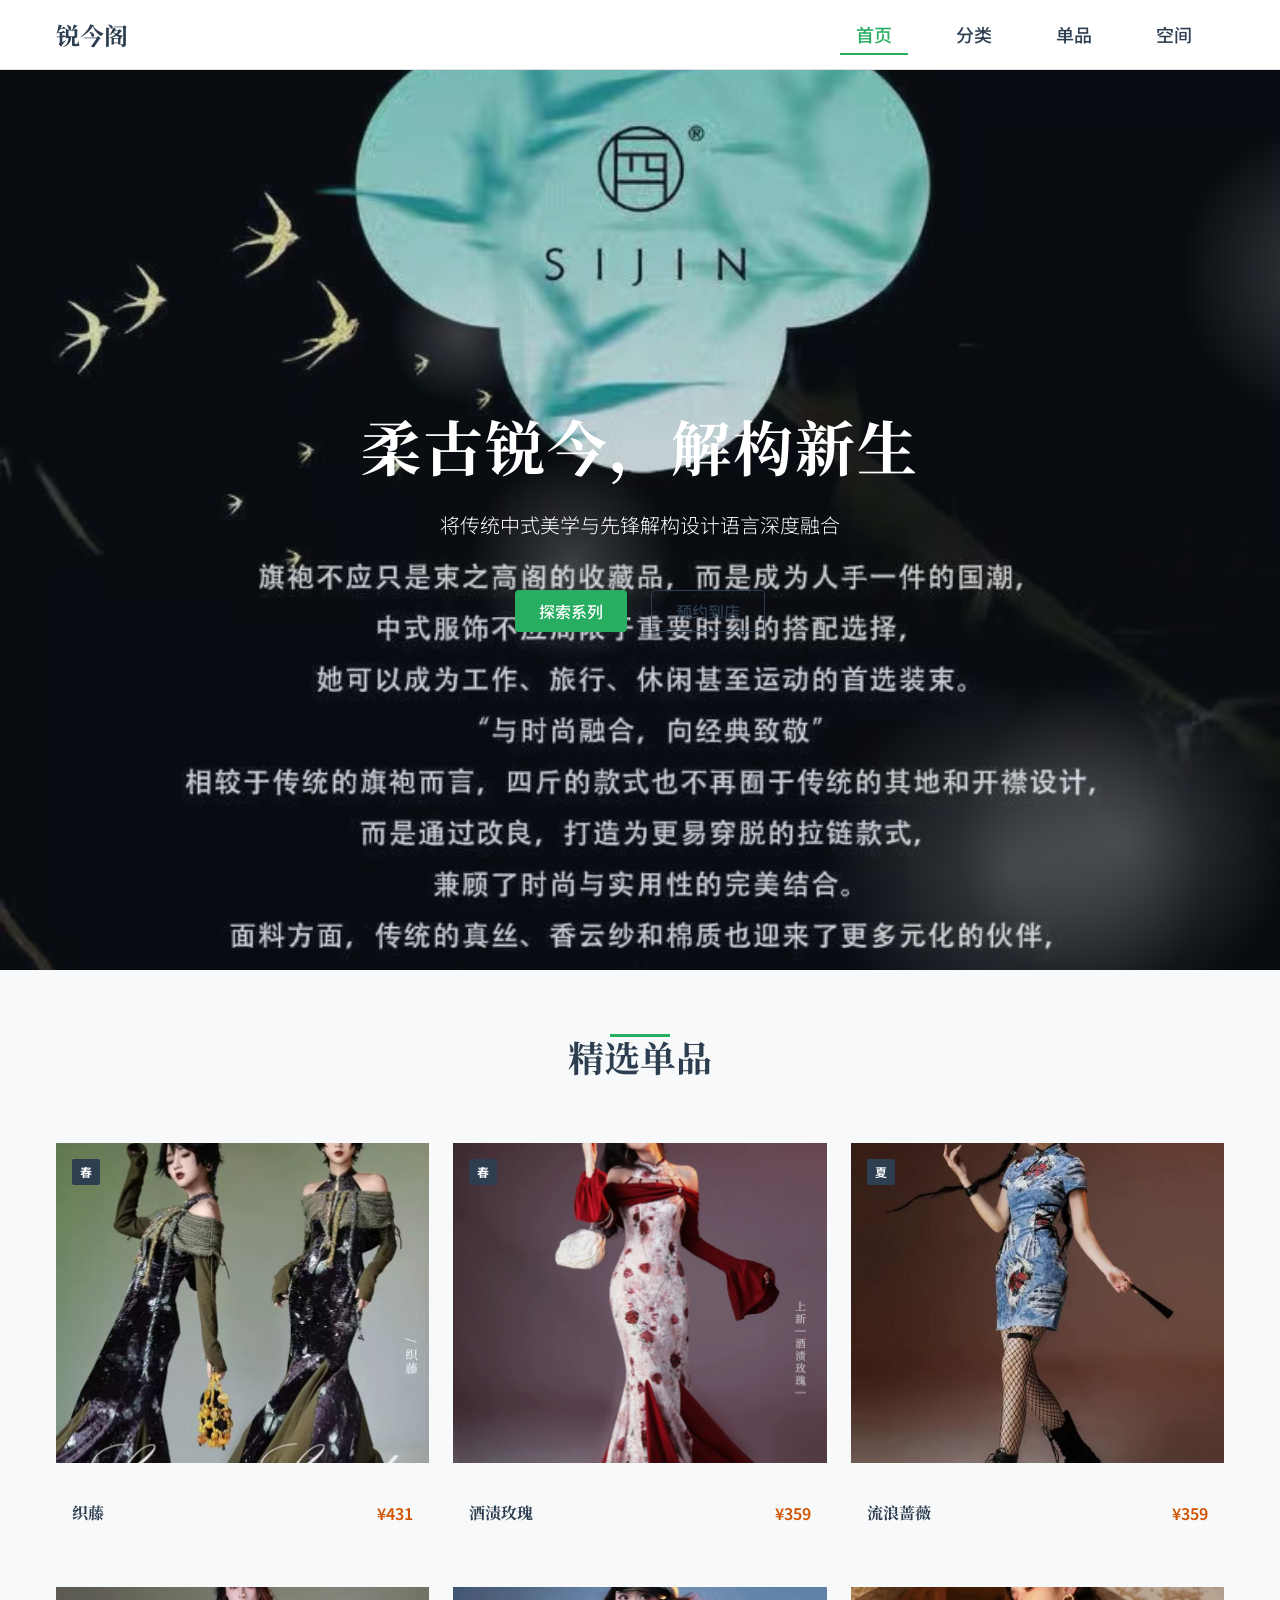
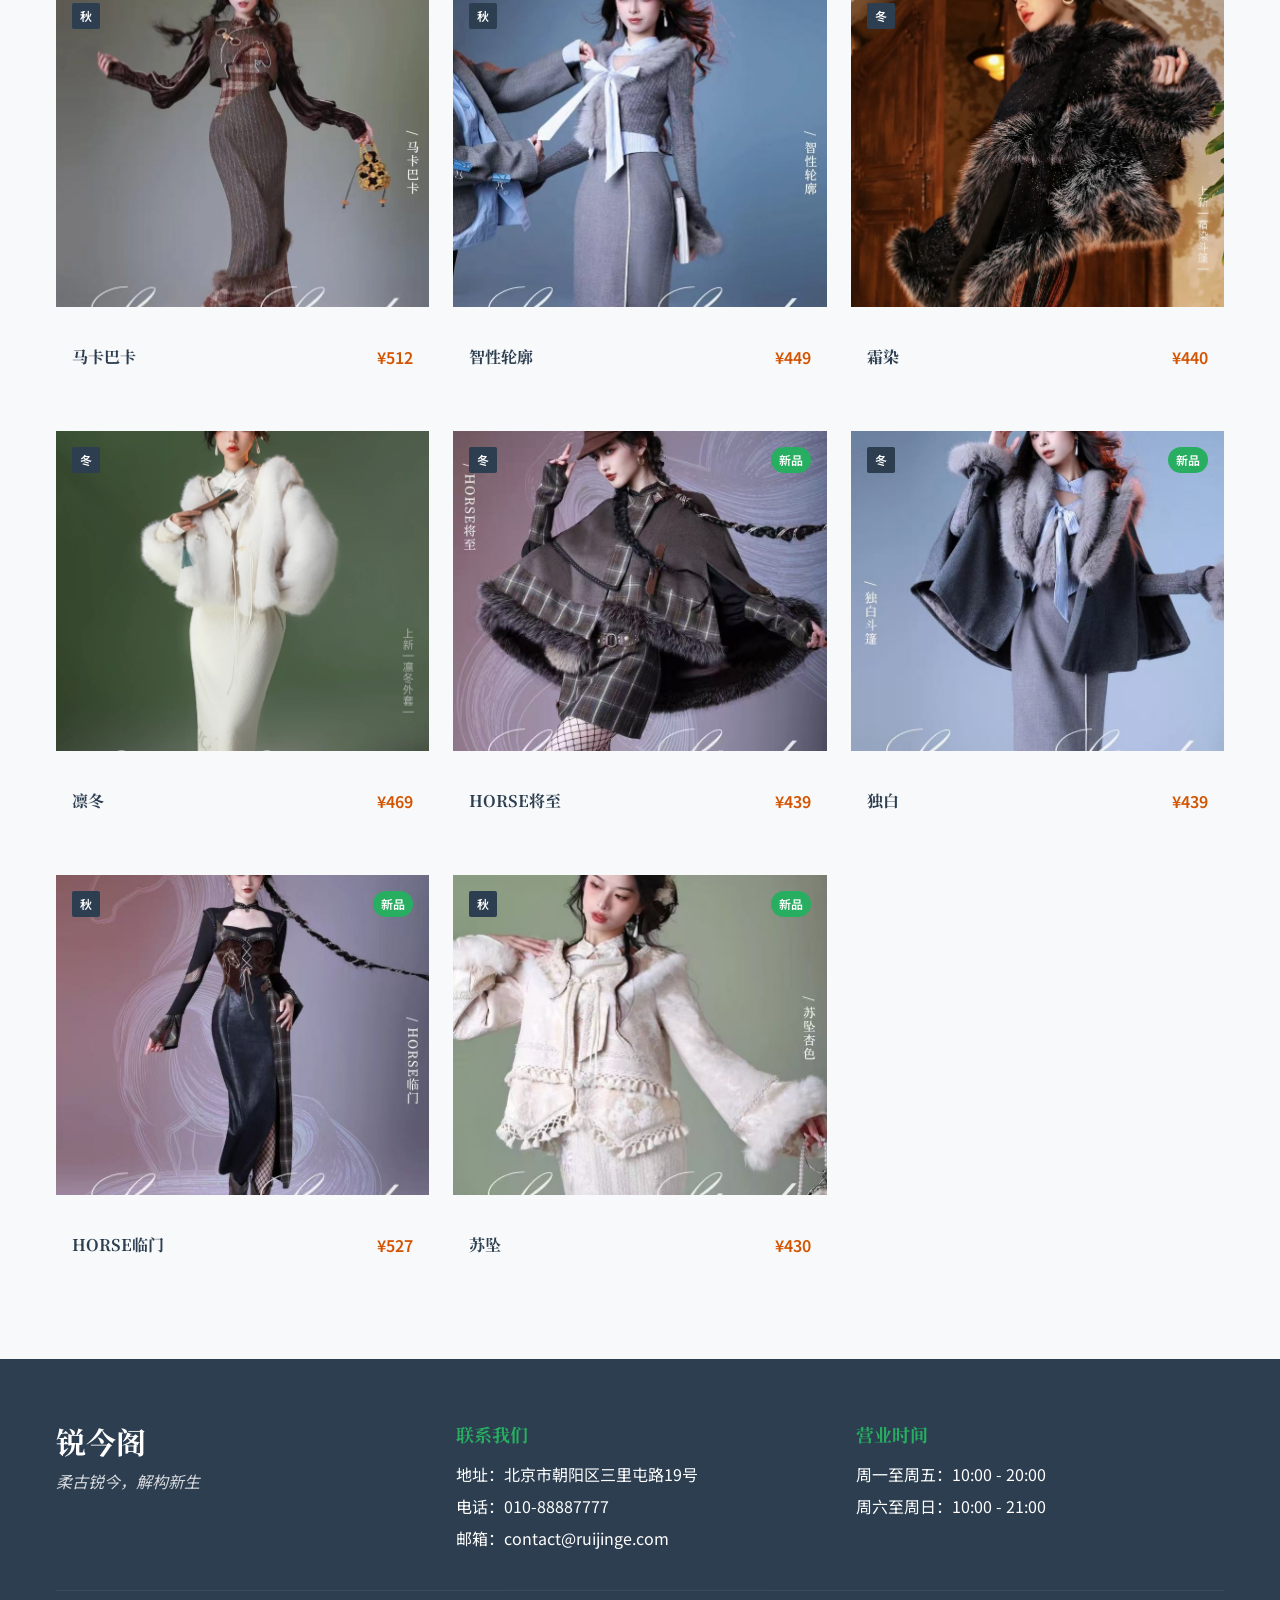
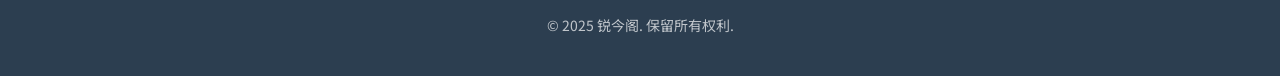
<file: 锐今阁新中式女装买手店网站/锐今阁新中式女装买手店网站/index.html>
<!DOCTYPE html>
<html lang="zh-CN">
<head>
    <meta charset="UTF-8">
    <meta name="viewport" content="width=device-width, initial-scale=1.0">
    <title>锐今阁 - 柔古锐今，解构新生</title>
    <meta name="description" content="锐今阁新中式女装买手店，融合传统中式美学与先锋解构设计语言，呈现"柔古锐今，解构新生"的独特风格。">

    <!-- Open Graph / Facebook -->
    <meta property="og:type" content="website">
    <meta property="og:url" content="">
    <meta property="og:title" content="锐今阁 - 柔古锐今，解构新生">
    <meta property="og:description" content="锐今阁新中式女装买手店，融合传统中式美学与先锋解构设计语言，呈现"柔古锐今，解构新生"的独特风格。">
    <meta property="og:image" content="">

    <!-- Twitter -->
    <meta property="twitter:card" content="summary_large_image">
    <meta property="twitter:url" content="">
    <meta property="twitter:title" content="锐今阁 - 柔古锐今，解构新生">
    <meta property="twitter:description" content="锐今阁新中式女装买手店，融合传统中式美学与先锋解构设计语言，呈现"柔古锐今，解构新生"的独特风格。">
    <meta property="twitter:image" content="">

    <!-- CSS -->
    <link rel="stylesheet" href="css/style.css">
    <link rel="stylesheet" href="css/layout.css">
    <link rel="stylesheet" href="css/components/navigation.css">
    <link rel="stylesheet" href="css/components/button.css">
    <link rel="stylesheet" href="css/components/card.css">
    <link rel="stylesheet" href="css/pages/home.css">

    <!-- Fonts -->
    <link rel="preconnect" href="https://fonts.googleapis.com">
    <link rel="preconnect" href="https://fonts.gstatic.com" crossorigin>
    <link href="https://fonts.googleapis.com/css2?family=Noto+Serif+SC:wght@400;700&family=Noto+Sans+SC:wght@300;400;500;700&display=swap" rel="stylesheet">
</head>
<body>
    <!-- Navigation -->
    <header class="c-navigation">
        <div class="c-navigation__container">
            <div class="c-navigation__brand">
                <a href="index.html" class="c-navigation__logo">锐今阁</a>
            </div>
            <nav class="c-navigation__menu">
                <ul class="c-navigation__list">
                    <li class="c-navigation__item">
                        <a href="index.html" class="c-navigation__link is-active">首页</a>
                    </li>
                    <li class="c-navigation__item">
                        <a href="collection.html" class="c-navigation__link">分类</a>
                    </li>
                    <li class="c-navigation__item">
                        <a href="items.html" class="c-navigation__link">单品</a>
                    </li>
                    <li class="c-navigation__item">
                        <a href="space.html" class="c-navigation__link">空间</a>
                    </li>
                </ul>
            </nav>
            <button class="c-navigation__toggle js-menu-toggle" aria-label="菜单切换">
                <span class="c-navigation__toggle-line"></span>
                <span class="c-navigation__toggle-line"></span>
                <span class="c-navigation__toggle-line"></span>
            </button>
        </div>
    </header>

    <!-- Main Content -->
    <main>
        <!-- Hero Section -->
        <section class="hero">
            <div class="hero__background">
                <div class="hero__ink-effect" style="background-image: url('assets/image/shop/1.jpg');"></div>
            </div>
            <div class="hero__content">
                <h1 class="hero__title">柔古锐今，解构新生</h1>
                <p class="hero__subtitle">将传统中式美学与先锋解构设计语言深度融合</p>
                <div class="hero__actions">
                    <a href="collection.html" class="c-button c-button--primary">探索系列</a>
                    <a href="space.html" class="c-button c-button--outline">预约到店</a>
                </div>
            </div>
        </section>

        <!-- Featured Products Section -->
        <section class="featured-products">
            <div class="container">
                <h2 class="section-title">精选单品</h2>
                <div class="asymmetric-grid js-featured-products">
                    <!-- Products will be dynamically loaded here -->
                </div>
            </div>
        </section>

    </main>

    <!-- Footer -->
    <footer class="footer">
        <div class="container">
            <div class="footer__content">
                <div class="footer__brand">
                    <h3 class="footer__title">锐今阁</h3>
                    <p class="footer__tagline">柔古锐今，解构新生</p>
                </div>
                <div class="footer__contact">
                    <h4 class="footer__heading">联系我们</h4>
                    <p class="footer__info">地址：北京市朝阳区三里屯路19号</p>
                    <p class="footer__info">电话：010-88887777</p>
                    <p class="footer__info">邮箱：contact@ruijinge.com</p>
                </div>
                <div class="footer__hours">
                    <h4 class="footer__heading">营业时间</h4>
                    <p class="footer__info">周一至周五：10:00 - 20:00</p>
                    <p class="footer__info">周六至周日：10:00 - 21:00</p>
                </div>
            </div>
            <div class="footer__copyright">
                <p>&copy; 2025 锐今阁. 保留所有权利.</p>
            </div>
        </div>
    </footer>

    <!-- JavaScript -->
    <!-- 先加载数据 -->
    <script src="js/data/products-data.js"></script>
    <script src="js/data/categories-data.js"></script>
    <!-- 再加载模块 -->
    <script src="js/modules/dataLoader.js"></script>
    <script src="js/modules/navigation.js"></script>
    <script src="js/modules/productCard.js"></script>
    <!-- 最后加载页面脚本 -->
    <script src="js/pages/home.js"></script>
</body>
</html>
</file>
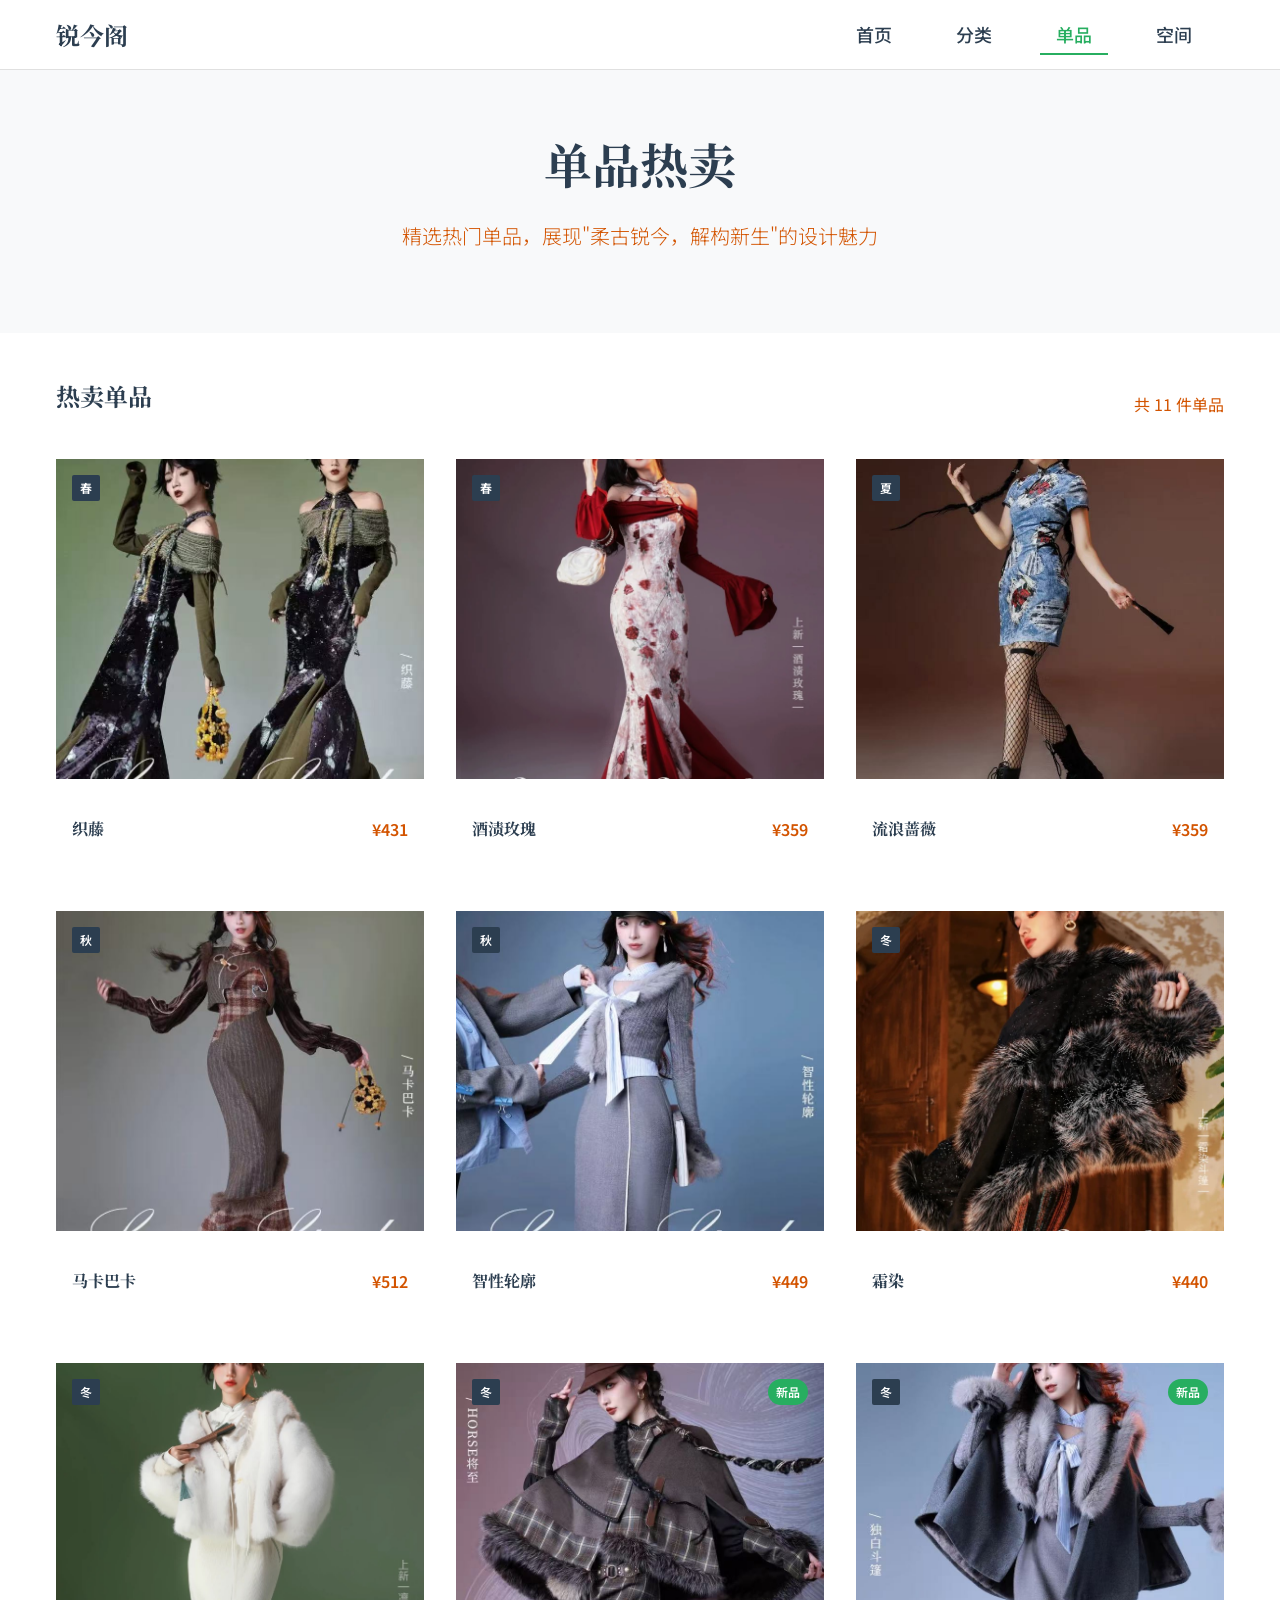
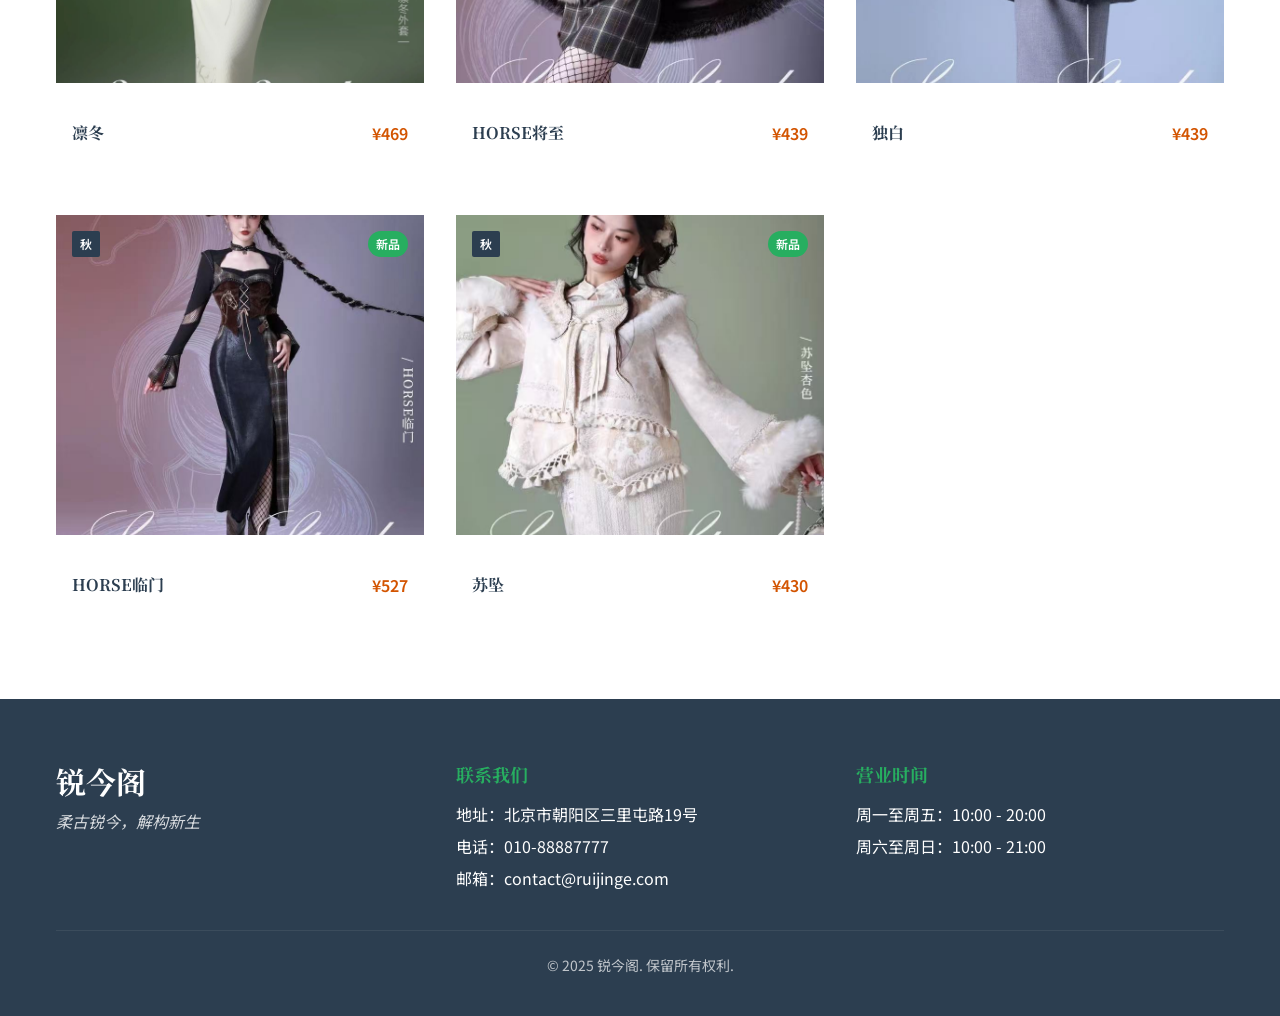
<file: 锐今阁新中式女装买手店网站/锐今阁新中式女装买手店网站/items.html>
<!DOCTYPE html>
<html lang="zh-CN">
<head>
    <meta charset="UTF-8">
    <meta name="viewport" content="width=device-width, initial-scale=1.0">
    <title>锐今阁 - 单品热卖</title>
    <meta name="description" content="锐今阁新中式女装买手店，精选热卖单品，融合传统中式美学与先锋解构设计语言。">

    <!-- CSS -->
    <link rel="stylesheet" href="css/style.css">
    <link rel="stylesheet" href="css/layout.css">
    <link rel="stylesheet" href="css/components/navigation.css">
    <link rel="stylesheet" href="css/components/button.css">
    <link rel="stylesheet" href="css/components/card.css">
    <link rel="stylesheet" href="css/pages/items.css">

    <!-- Fonts -->
    <link rel="preconnect" href="https://fonts.googleapis.com">
    <link rel="preconnect" href="https://fonts.gstatic.com" crossorigin>
    <link href="https://fonts.googleapis.com/css2?family=Noto+Serif+SC:wght@400;700&family=Noto+Sans+SC:wght@300;400;500;700&display=swap" rel="stylesheet">
</head>
<body>
    <!-- Navigation -->
    <header class="c-navigation">
        <div class="c-navigation__container">
            <div class="c-navigation__brand">
                <a href="index.html" class="c-navigation__logo">锐今阁</a>
            </div>
            <nav class="c-navigation__menu">
                <ul class="c-navigation__list">
                    <li class="c-navigation__item">
                        <a href="index.html" class="c-navigation__link">首页</a>
                    </li>
                    <li class="c-navigation__item">
                        <a href="collection.html" class="c-navigation__link">分类</a>
                    </li>
                    <li class="c-navigation__item">
                        <a href="items.html" class="c-navigation__link is-active">单品</a>
                    </li>
                    <li class="c-navigation__item">
                        <a href="space.html" class="c-navigation__link">空间</a>
                    </li>
                </ul>
            </nav>
            <button class="c-navigation__toggle js-menu-toggle" aria-label="菜单切换">
                <span class="c-navigation__toggle-line"></span>
                <span class="c-navigation__toggle-line"></span>
                <span class="c-navigation__toggle-line"></span>
            </button>
        </div>
    </header>

    <!-- Main Content -->
    <main>
        <!-- Hero Section -->
        <section class="items-hero">
            <div class="container">
                <div class="items-hero__content">
                    <h1 class="items-hero__title">单品热卖</h1>
                    <p class="items-hero__subtitle">精选热门单品，展现"柔古锐今，解构新生"的设计魅力</p>
                </div>
            </div>
        </section>

        <!-- Products Grid Section -->
        <section class="items-section">
            <div class="container">
                <div class="items-section__header">
                    <h2 class="items-section__title">热卖单品</h2>
                    <div class="items-section__count js-items-count">
                        共 <span>0</span> 件单品
                    </div>
                </div>

                <div class="items-grid js-items-grid">
                    <!-- Products will be dynamically loaded here -->
                </div>

                <div class="items-section__loading js-items-loading" style="display: none;">
                    <div class="loading-spinner"></div>
                    <p>加载中...</p>
                </div>

                <div class="items-section__no-results js-no-results" style="display: none;">
                    <p>暂无热卖单品</p>
                </div>
            </div>
        </section>
    </main>

    <!-- Footer -->
    <footer class="footer">
        <div class="container">
            <div class="footer__content">
                <div class="footer__brand">
                    <h3 class="footer__title">锐今阁</h3>
                    <p class="footer__tagline">柔古锐今，解构新生</p>
                </div>
                <div class="footer__contact">
                    <h4 class="footer__heading">联系我们</h4>
                    <p class="footer__info">地址：北京市朝阳区三里屯路19号</p>
                    <p class="footer__info">电话：010-88887777</p>
                    <p class="footer__info">邮箱：contact@ruijinge.com</p>
                </div>
                <div class="footer__hours">
                    <h4 class="footer__heading">营业时间</h4>
                    <p class="footer__info">周一至周五：10:00 - 20:00</p>
                    <p class="footer__info">周六至周日：10:00 - 21:00</p>
                </div>
            </div>
            <div class="footer__copyright">
                <p>&copy; 2025 锐今阁. 保留所有权利.</p>
            </div>
        </div>
    </footer>

    <!-- JavaScript -->
    <!-- 先加载数据 -->
    <script src="js/data/products-data.js"></script>
    <script src="js/data/categories-data.js"></script>
    <!-- 再加载模块 -->
    <script src="js/modules/dataLoader.js"></script>
    <script src="js/modules/navigation.js"></script>
    <script src="js/modules/productCard.js"></script>
    <!-- 最后加载页面脚本 -->
    <script src="js/pages/items.js"></script>
</body>
</html>
</file>
<file: 锐今阁新中式女装买手店网站/锐今阁新中式女装买手店网站/css/style.css>
/* CSS Reset */
*,
*::before,
*::after {
    box-sizing: border-box;
    margin: 0;
    padding: 0;
}

/* CSS Variables - Design Tokens */
:root {
    /* ===== 颜色系统 ===== */
    /* 品牌色 - 源于中国传统色彩 */
    --color-primary: #2c3e50;     /* 黛蓝 - 主品牌色 */
    --color-secondary: #d35400;   /* 赭石 - 强调色 */
    --color-accent: #27ae60;      /* 竹青 - 点缀色 */

    /* 中性色 */
    --color-surface: #ffffff;     /* 表面色 */
    --color-background: #f8f9fa;  /* 背景色 */
    --color-border-light: #e0e0e0; /* 边框浅色 */
    --color-border-dark: #b0b0b0;  /* 边框深色 */

    /* 语义色 */
    --color-success: #27ae60;     /* 成功 */
    --color-warning: #f39c12;     /* 警告 */
    --color-error: #e74c3c;       /* 错误 */
    --color-info: #3498db;        /* 信息 */

    /* ===== 字体系统 ===== */
    /* 字体族 */
    --font-heading: 'Noto Serif SC', serif;  /* 书法风格标题 */
    --font-body: 'Noto Sans SC', sans-serif; /* 现代无衬线正文 */

    /* 字体大小 */
    --text-xs: 0.75rem;   /* 12px */
    --text-sm: 0.875rem;  /* 14px */
    --text-base: 1rem;    /* 16px */
    --text-lg: 1.125rem;  /* 18px */
    --text-xl: 1.25rem;   /* 20px */
    --text-2xl: 1.5rem;   /* 24px */
    --text-3xl: 1.875rem; /* 30px */
    --text-4xl: 2.25rem;  /* 36px */
    --text-5xl: 3rem;     /* 48px */
    --text-6xl: 3.75rem;  /* 60px */

    /* 行高 */
    --leading-tight: 1.25;
    --leading-normal: 1.5;
    --leading-relaxed: 1.75;

    /* ===== 间距系统 (8px基准) ===== */
    --spacing-xs: 0.25rem;   /* 4px */
    --spacing-sm: 0.5rem;    /* 8px */
    --spacing-md: 1rem;      /* 16px */
    --spacing-lg: 1.5rem;    /* 24px */
    --spacing-xl: 2rem;      /* 32px */
    --spacing-2xl: 3rem;     /* 48px */
    --spacing-3xl: 4rem;     /* 64px */

    /* ===== 边框半径 ===== */
    --border-radius-sm: 0.125rem;  /* 2px */
    --border-radius-md: 0.25rem;   /* 4px */
    --border-radius-lg: 0.5rem;    /* 8px */
    --border-radius-xl: 1rem;      /* 16px */
    --border-radius-full: 9999px;  /* 完全圆形 */

    /* ===== 阴影系统 ===== */
    --shadow-sm: 0 1px 2px rgba(0, 0, 0, 0.05);
    --shadow-md: 0 4px 6px rgba(0, 0, 0, 0.07);
    --shadow-lg: 0 10px 15px rgba(0, 0, 0, 0.1);
    --shadow-xl: 0 20px 25px rgba(0, 0, 0, 0.15);

    /* ===== 动画与过渡 ===== */
    /* 时长 */
    --duration-fast: 150ms;
    --duration-normal: 300ms;
    --duration-slow: 500ms;
    --duration-very-slow: 1000ms;

    /* 缓动函数 */
    --ease-linear: linear;
    --ease-in: cubic-bezier(0.4, 0, 1, 1);
    --ease-out: cubic-bezier(0, 0, 0.2, 1);
    --ease-in-out: cubic-bezier(0.4, 0, 0.2, 1);

    /* ===== 响应式断点 ===== */
    --breakpoint-sm: 640px;
    --breakpoint-md: 768px;
    --breakpoint-lg: 1024px;
    --breakpoint-xl: 1280px;
    --breakpoint-2xl: 1536px;

    /* ===== 层级 (z-index) ===== */
    --z-dropdown: 1000;
    --z-sticky: 1020;
    --z-fixed: 1030;
    --z-modal-backdrop: 1040;
    --z-modal: 1050;
    --z-popover: 1060;
    --z-tooltip: 1070;
}

/* Base Styles */
html {
    scroll-behavior: smooth;
}

body {
    font-family: var(--font-body);
    font-size: var(--text-base);
    line-height: var(--leading-normal);
    color: var(--color-primary);
    background-color: var(--color-background);
    -webkit-font-smoothing: antialiased;
    -moz-osx-font-smoothing: grayscale;
}

/* Typography */
h1, h2, h3, h4, h5, h6 {
    font-family: var(--font-heading);
    font-weight: 700;
    line-height: var(--leading-tight);
    margin-bottom: var(--spacing-md);
}

h1 {
    font-size: var(--text-5xl);
}

h2 {
    font-size: var(--text-4xl);
}

h3 {
    font-size: var(--text-3xl);
}

h4 {
    font-size: var(--text-2xl);
}

h5 {
    font-size: var(--text-xl);
}

h6 {
    font-size: var(--text-lg);
}

p {
    margin-bottom: var(--spacing-md);
}

a {
    color: var(--color-primary);
    text-decoration: none;
    transition: color var(--duration-fast) var(--ease-out);
}

a:hover {
    color: var(--color-accent);
}

img {
    max-width: 100%;
    height: auto;
}

/* Utility Classes */
.container {
    max-width: 1200px;
    margin: 0 auto;
    padding: 0 var(--spacing-md);
}

.section-title {
    text-align: center;
    margin-bottom: var(--spacing-3xl);
    position: relative;
}

.section-title::after {
    content: '';
    position: absolute;
    bottom: -var(--spacing-md);
    left: 50%;
    transform: translateX(-50%);
    width: 60px;
    height: 3px;
    background-color: var(--color-accent);
}

/* Accessibility */
.sr-only {
    position: absolute;
    width: 1px;
    height: 1px;
    padding: 0;
    margin: -1px;
    overflow: hidden;
    clip: rect(0, 0, 0, 0);
    white-space: nowrap;
    border-width: 0;
}

/* Focus Styles */
*:focus {
    outline: 2px solid var(--color-accent);
    outline-offset: 2px;
}

button:focus,
a:focus {
    outline: none;
}

button:focus-visible,
a:focus-visible {
    outline: 2px solid var(--color-accent);
    outline-offset: 2px;
}
</file>
<file: 锐今阁新中式女装买手店网站/锐今阁新中式女装买手店网站/css/layout.css>
/* Layout Styles */

/* Grid System */
.grid {
    display: grid;
    gap: var(--spacing-md);
}

.grid-cols-1 {
    grid-template-columns: repeat(1, minmax(0, 1fr));
}

.grid-cols-2 {
    grid-template-columns: repeat(2, minmax(0, 1fr));
}

.grid-cols-3 {
    grid-template-columns: repeat(3, minmax(0, 1fr));
}

.grid-cols-4 {
    grid-template-columns: repeat(4, minmax(0, 1fr));
}

/* Flexbox Utilities */
.flex {
    display: flex;
}

.flex-col {
    flex-direction: column;
}

.flex-wrap {
    flex-wrap: wrap;
}

.items-center {
    align-items: center;
}

.items-start {
    align-items: flex-start;
}

.items-end {
    align-items: flex-end;
}

.justify-center {
    justify-content: center;
}

.justify-between {
    justify-content: space-between;
}

.justify-around {
    justify-content: space-around;
}

.justify-start {
    justify-content: flex-start;
}

.justify-end {
    justify-content: flex-end;
}

/* Spacing Utilities */
.p-xs { padding: var(--spacing-xs); }
.p-sm { padding: var(--spacing-sm); }
.p-md { padding: var(--spacing-md); }
.p-lg { padding: var(--spacing-lg); }
.p-xl { padding: var(--spacing-xl); }
.p-2xl { padding: var(--spacing-2xl); }

.px-xs { padding-left: var(--spacing-xs); padding-right: var(--spacing-xs); }
.px-sm { padding-left: var(--spacing-sm); padding-right: var(--spacing-sm); }
.px-md { padding-left: var(--spacing-md); padding-right: var(--spacing-md); }
.px-lg { padding-left: var(--spacing-lg); padding-right: var(--spacing-lg); }
.px-xl { padding-left: var(--spacing-xl); padding-right: var(--spacing-xl); }
.px-2xl { padding-left: var(--spacing-2xl); padding-right: var(--spacing-2xl); }

.py-xs { padding-top: var(--spacing-xs); padding-bottom: var(--spacing-xs); }
.py-sm { padding-top: var(--spacing-sm); padding-bottom: var(--spacing-sm); }
.py-md { padding-top: var(--spacing-md); padding-bottom: var(--spacing-md); }
.py-lg { padding-top: var(--spacing-lg); padding-bottom: var(--spacing-lg); }
.py-xl { padding-top: var(--spacing-xl); padding-bottom: var(--spacing-xl); }
.py-2xl { padding-top: var(--spacing-2xl); padding-bottom: var(--spacing-2xl); }

.m-xs { margin: var(--spacing-xs); }
.m-sm { margin: var(--spacing-sm); }
.m-md { margin: var(--spacing-md); }
.m-lg { margin: var(--spacing-lg); }
.m-xl { margin: var(--spacing-xl); }
.m-2xl { margin: var(--spacing-2xl); }

.mx-xs { margin-left: var(--spacing-xs); margin-right: var(--spacing-xs); }
.mx-sm { margin-left: var(--spacing-sm); margin-right: var(--spacing-sm); }
.mx-md { margin-left: var(--spacing-md); margin-right: var(--spacing-md); }
.mx-lg { margin-left: var(--spacing-lg); margin-right: var(--spacing-lg); }
.mx-xl { margin-left: var(--spacing-xl); margin-right: var(--spacing-xl); }
.mx-2xl { margin-left: var(--spacing-2xl); margin-right: var(--spacing-2xl); }

.my-xs { margin-top: var(--spacing-xs); margin-bottom: var(--spacing-xs); }
.my-sm { margin-top: var(--spacing-sm); margin-bottom: var(--spacing-sm); }
.my-md { margin-top: var(--spacing-md); margin-bottom: var(--spacing-md); }
.my-lg { margin-top: var(--spacing-lg); margin-bottom: var(--spacing-lg); }
.my-xl { margin-top: var(--spacing-xl); margin-bottom: var(--spacing-xl); }
.my-2xl { margin-top: var(--spacing-2xl); margin-bottom: var(--spacing-2xl); }

/* Section Spacing */
.section {
    padding: var(--spacing-3xl) 0;
}

.section-sm {
    padding: var(--spacing-xl) 0;
}

.section-lg {
    padding: var(--spacing-2xl) 0;
}

/* Responsive Utilities */
@media (min-width: 768px) {
    .md\:grid-cols-2 {
        grid-template-columns: repeat(2, minmax(0, 1fr));
    }

    .md\:grid-cols-3 {
        grid-template-columns: repeat(3, minmax(0, 1fr));
    }

    .md\:grid-cols-4 {
        grid-template-columns: repeat(4, minmax(0, 1fr));
    }
}

@media (min-width: 1024px) {
    .lg\:grid-cols-3 {
        grid-template-columns: repeat(3, minmax(0, 1fr));
    }

    .lg\:grid-cols-4 {
        grid-template-columns: repeat(4, minmax(0, 1fr));
    }

    .lg\:grid-cols-5 {
        grid-template-columns: repeat(5, minmax(0, 1fr));
    }
}

/* Asymmetric Grid - Uniform Product Grid */
.asymmetric-grid {
    display: grid;
    grid-template-columns: repeat(auto-fill, minmax(280px, 1fr));
    gap: var(--spacing-lg);
}

@media (min-width: 768px) {
    .asymmetric-grid {
        grid-template-columns: repeat(auto-fill, minmax(280px, 1fr));
    }
}

@media (min-width: 1024px) {
    .asymmetric-grid {
        grid-template-columns: repeat(auto-fill, minmax(280px, 1fr));
    }
}

/* Footer Layout */
.footer {
    background-color: var(--color-primary);
    color: var(--color-surface);
    padding: var(--spacing-3xl) 0 var(--spacing-lg);
}

.footer__content {
    display: grid;
    grid-template-columns: 1fr;
    gap: var(--spacing-xl);
    margin-bottom: var(--spacing-xl);
}

.footer__brand {
    text-align: center;
}

.footer__title {
    color: var(--color-surface);
    margin-bottom: var(--spacing-sm);
}

.footer__tagline {
    font-style: italic;
    opacity: 0.8;
}

.footer__heading {
    font-size: var(--text-lg);
    margin-bottom: var(--spacing-md);
    color: var(--color-accent);
}

.footer__info {
    margin-bottom: var(--spacing-sm);
}

.footer__copyright {
    text-align: center;
    padding-top: var(--spacing-lg);
    border-top: 1px solid rgba(255, 255, 255, 0.1);
    font-size: var(--text-sm);
    opacity: 0.7;
}

@media (min-width: 768px) {
    .footer__content {
        grid-template-columns: repeat(3, 1fr);
    }

    .footer__brand {
        text-align: left;
    }
}
</file>
<file: 锐今阁新中式女装买手店网站/锐今阁新中式女装买手店网站/css/components/navigation.css>
/* Navigation Component */
.c-navigation {
    --nav-bg: rgba(255, 255, 255, 0.9);
    --nav-link-color: var(--color-primary);
    --nav-height: 70px;

    background-color: var(--nav-bg);
    position: sticky;
    top: 0;
    z-index: var(--z-sticky);
    height: var(--nav-height);
    backdrop-filter: blur(10px);
    border-bottom: 1px solid var(--color-border-light);
}

.c-navigation__container {
    max-width: 1200px;
    margin: 0 auto;
    padding: 0 var(--spacing-md);
    height: 100%;
    display: flex;
    align-items: center;
    justify-content: space-between;
}

.c-navigation__brand {
    flex-shrink: 0;
}

.c-navigation__logo {
    font-family: var(--font-heading);
    font-size: var(--text-2xl);
    font-weight: 700;
    color: var(--color-primary);
    text-decoration: none;
}

.c-navigation__menu {
    display: flex;
    align-items: center;
}

.c-navigation__list {
    display: flex;
    list-style: none;
    margin: 0;
    padding: 0;
}

.c-navigation__item {
    margin: 0 var(--spacing-md);
}

.c-navigation__link {
    color: var(--nav-link-color);
    text-decoration: none;
    font-size: var(--text-lg);
    font-weight: 500;
    padding: var(--spacing-sm) var(--spacing-md);
    position: relative;
    overflow: hidden;
    transition: color var(--duration-normal) var(--ease-out);
}

.c-navigation__link::after {
    content: '';
    position: absolute;
    bottom: 0;
    left: 0;
    width: 0;
    height: 2px;
    background-color: var(--color-accent);
    transition: width var(--duration-normal) var(--ease-out);
}

.c-navigation__link:hover,
.c-navigation__link.is-active {
    color: var(--color-accent);
}

.c-navigation__link:hover::after,
.c-navigation__link.is-active::after {
    width: 100%;
}

.c-navigation__toggle {
    display: none;
    background: none;
    border: none;
    cursor: pointer;
    padding: var(--spacing-sm);
    z-index: var(--z-dropdown);
}

.c-navigation__toggle-line {
    display: block;
    width: 24px;
    height: 2px;
    background-color: var(--color-primary);
    margin: 5px 0;
    transition: all var(--duration-normal) var(--ease-out);
}

.c-navigation__toggle.is-active .c-navigation__toggle-line:nth-child(1) {
    transform: rotate(45deg) translate(5px, 5px);
}

.c-navigation__toggle.is-active .c-navigation__toggle-line:nth-child(2) {
    opacity: 0;
}

.c-navigation__toggle.is-active .c-navigation__toggle-line:nth-child(3) {
    transform: rotate(-45deg) translate(7px, -6px);
}

/* Mobile Navigation */
@media (max-width: 767px) {
    .c-navigation__toggle {
        display: block;
    }

    .c-navigation__menu {
        position: fixed;
        top: 0;
        right: -100%;
        width: 80%;
        max-width: 300px;
        height: 100vh;
        background-color: var(--color-surface);
        box-shadow: -5px 0 15px rgba(0, 0, 0, 0.1);
        transition: right var(--duration-normal) var(--ease-out);
        overflow-y: auto;
        z-index: var(--z-dropdown) - 1;
    }

    .c-navigation__menu.is-active {
        right: 0;
    }

    .c-navigation__list {
        flex-direction: column;
        padding: var(--spacing-xl) 0;
    }

    .c-navigation__item {
        margin: 0;
    }

    .c-navigation__link {
        display: block;
        padding: var(--spacing-lg) var(--spacing-xl);
        font-size: var(--text-xl);
    }

    .c-navigation__link::after {
        display: none;
    }

    .c-navigation__link:hover,
    .c-navigation__link.is-active {
        background-color: rgba(39, 174, 96, 0.1);
        color: var(--color-accent);
    }
}

/* Mobile Navigation Overlay */
@media (max-width: 767px) {
    .c-navigation::after {
        content: '';
        position: fixed;
        top: 0;
        left: 0;
        width: 100%;
        height: 100%;
        background-color: rgba(0, 0, 0, 0.5);
        opacity: 0;
        visibility: hidden;
        transition: opacity var(--duration-normal) var(--ease-out), 
                    visibility var(--duration-normal) var(--ease-out);
        z-index: var(--z-dropdown) - 2;
    }

    .c-navigation.is-active::after {
        opacity: 1;
        visibility: visible;
    }
}
</file>
<file: 锐今阁新中式女装买手店网站/锐今阁新中式女装买手店网站/css/components/button.css>
/* Button Component */
.c-button {
    --button-bg: var(--color-primary);
    --button-color: white;
    --button-padding: var(--spacing-sm) var(--spacing-lg);
    --button-border-radius: var(--border-radius-md);
    --button-font-size: var(--text-base);
    --button-font-weight: 500;
    --button-hover-transform: translateY(-2px);
    --button-focus-outline: 2px solid var(--color-accent);

    display: inline-flex;
    align-items: center;
    justify-content: center;
    padding: var(--button-padding);
    background-color: var(--button-bg);
    color: var(--button-color);
    border: none;
    border-radius: var(--button-border-radius);
    font-size: var(--button-font-size);
    font-weight: var(--button-font-weight);
    font-family: var(--font-body);
    cursor: pointer;
    transition: all var(--duration-normal) var(--ease-out);
    text-decoration: none;
    position: relative;
    overflow: hidden;
}

.c-button:focus {
    outline: none;
}

.c-button:focus-visible {
    outline: var(--button-focus-outline);
    outline-offset: 2px;
}

.c-button:hover {
    transform: var(--button-hover-transform);
    box-shadow: var(--shadow-md);
}

.c-button:active {
    transform: translateY(0);
}

/* Button Variants */
.c-button--primary {
    --button-bg: var(--color-accent);
}

.c-button--secondary {
    --button-bg: var(--color-secondary);
}

.c-button--text {
    --button-bg: transparent;
    --button-color: var(--color-primary);
    --button-hover-transform: none;
    padding: var(--spacing-xs) var(--spacing-md);
}

.c-button--text:hover {
    color: var(--color-accent);
    background-color: rgba(39, 174, 96, 0.05);
}

.c-button--outline {
    --button-bg: transparent;
    --button-color: var(--color-primary);
    border: 1px solid var(--color-primary);
}

.c-button--outline:hover {
    --button-bg: var(--color-primary);
    --button-color: white;
}

.c-button--ghost {
    --button-bg: rgba(255, 255, 255, 0.1);
    --button-color: white;
    backdrop-filter: blur(5px);
}

.c-button--ghost:hover {
    --button-bg: rgba(255, 255, 255, 0.2);
}

/* Button Sizes */
.c-button--sm {
    --button-padding: var(--spacing-xs) var(--spacing-md);
    --button-font-size: var(--text-sm);
}

.c-button--lg {
    --button-padding: var(--spacing-md) var(--spacing-xl);
    --button-font-size: var(--text-lg);
}

/* Button with Icon */
.c-button__icon {
    margin-right: var(--spacing-xs);
}

.c-button__icon--right {
    margin-right: 0;
    margin-left: var(--spacing-xs);
}

/* Button Loading State */
.c-button--loading {
    color: transparent;
    pointer-events: none;
}

.c-button--loading::after {
    content: "";
    position: absolute;
    width: 16px;
    height: 16px;
    top: 50%;
    left: 50%;
    margin-left: -8px;
    margin-top: -8px;
    border: 2px solid rgba(255, 255, 255, 0.3);
    border-radius: 50%;
    border-top-color: white;
    animation: spin 1s ease-in-out infinite;
}

@keyframes spin {
    to { transform: rotate(360deg); }
}

/* Button Group */
.c-button-group {
    display: flex;
    flex-wrap: wrap;
    gap: var(--spacing-sm);
}

.c-button-group .c-button {
    margin: 0;
}

/* Deconstructed Button Style */
.c-button--deconstructed {
    --button-border-radius: 0;
    --button-bg: transparent;
    --button-color: var(--color-primary);
    border: none;
    border-bottom: 2px solid var(--color-primary);
    padding-left: 0;
    padding-right: 0;
    position: relative;
    overflow: visible;
}

.c-button--deconstructed::before {
    content: "";
    position: absolute;
    top: 0;
    left: 0;
    width: 100%;
    height: 100%;
    background-color: var(--color-primary);
    transform: scaleX(0);
    transform-origin: left;
    transition: transform var(--duration-normal) var(--ease-out);
    z-index: -1;
}

.c-button--deconstructed:hover {
    color: white;
    transform: none;
}

.c-button--deconstructed:hover::before {
    transform: scaleX(1);
}
</file>
<file: 锐今阁新中式女装买手店网站/锐今阁新中式女装买手店网站/css/components/card.css>
/* Card Component */
.c-card {
    --card-bg: var(--color-surface);
    --card-shadow: var(--shadow-md);
    --card-border-radius: var(--border-radius-lg);
    --card-padding: var(--spacing-md);
    --card-transition: transform var(--duration-normal) var(--ease-out);

    background: var(--card-bg);
    border-radius: var(--card-border-radius);
    box-shadow: var(--card-shadow);
    overflow: hidden;
    transition: var(--card-transition);
}

.c-card--hoverable:hover {
    transform: translateY(-4px);
    box-shadow: var(--shadow-lg);
}

.c-card--elevated {
    --card-shadow: var(--shadow-xl);
}

.c-card--flat {
    --card-shadow: none;
}

.c-card__header {
    padding: var(--card-padding);
    padding-bottom: 0;
}

.c-card__body {
    padding: var(--card-padding);
}

.c-card__footer {
    padding: var(--card-padding);
    padding-top: 0;
    border-top: 1px solid var(--color-border-light);
}

.c-card__title {
    margin-bottom: var(--spacing-sm);
}

.c-card__subtitle {
    color: var(--color-secondary);
    font-size: var(--text-sm);
    margin-bottom: var(--spacing-md);
}

.c-card__text {
    margin-bottom: 0;
}

.c-card__image {
    width: 100%;
    height: auto;
    display: block;
}

.c-card__image-container {
    position: relative;
    overflow: hidden;
}

.c-card__image-container::after {
    content: '';
    position: absolute;
    top: 0;
    left: 0;
    width: 100%;
    height: 100%;
    background: linear-gradient(to bottom, rgba(0,0,0,0) 70%, rgba(0,0,0,0.5) 100%);
    opacity: 0;
    transition: opacity var(--duration-normal) var(--ease-out);
}

.c-card:hover .c-card__image-container::after {
    opacity: 1;
}

.c-card__tag {
    position: absolute;
    top: var(--spacing-md);
    right: var(--spacing-md);
    background-color: var(--color-accent);
    color: white;
    padding: var(--spacing-xs) var(--spacing-sm);
    border-radius: var(--border-radius-full);
    font-size: var(--text-xs);
    font-weight: 600;
    z-index: 1;
}

/* Product Card Variant */
.c-product-card {
    position: relative;
    overflow: hidden;
    width: 100%;
    height: 420px;
    display: flex;
    flex-direction: column;
    background: var(--card-bg);
    border-radius: var(--card-border-radius);
    box-shadow: var(--card-shadow);
    transition: transform var(--duration-normal) var(--ease-out);
}

.c-product-card:hover {
    transform: translateY(-4px);
    box-shadow: var(--shadow-lg);
}

.c-product-card__image-container {
    position: relative;
    width: 100%;
    height: 320px;
    overflow: hidden;
    flex-shrink: 0;
}

.c-product-card__image {
    width: 100%;
    height: 100%;
    object-fit: cover;
    transition: transform var(--duration-slow) var(--ease-out);
}

.c-product-card:hover .c-product-card__image {
    transform: scale(1.05);
}

.c-product-card__content {
    padding: var(--spacing-md);
    flex-grow: 1;
    display: flex;
    flex-direction: column;
    justify-content: center;
}

.c-product-card__info {
    display: flex;
    justify-content: space-between;
    align-items: center;
    width: 100%;
}

.c-product-card__title {
    font-family: var(--font-heading);
    font-size: var(--text-base);
    margin: 0;
    color: var(--color-primary);
    flex: 1;
    text-align: left;
}

.c-product-card__price {
    font-weight: 600;
    color: var(--color-secondary);
    margin: 0;
    font-size: var(--text-base);
    text-align: right;
    margin-left: var(--spacing-md);
}

.c-product-card__season-tag {
    position: absolute;
    top: var(--spacing-md);
    left: var(--spacing-md);
    background-color: var(--color-primary);
    color: white;
    padding: var(--spacing-xs) var(--spacing-sm);
    border-radius: var(--border-radius-sm);
    font-size: var(--text-xs);
    font-weight: 600;
    z-index: 1;
}

/* Deconstructed Card Variant */
.c-card--deconstructed {
    --card-border-radius: var(--border-radius-lg) var(--border-radius-sm) var(--border-radius-sm) var(--border-radius-lg);
    transform: rotate(0.5deg);
    position: relative;
}

.c-card--deconstructed::after {
    content: '';
    position: absolute;
    top: 0;
    right: 0;
    width: 40px;
    height: 40px;
    background: linear-gradient(135deg, transparent 50%, var(--color-surface) 50%);
}

/* Material Contrast Card */
.c-card--material-contrast {
    background:
        linear-gradient(45deg,
            rgba(255, 255, 255, 0.1) 25%,
            transparent 25%,
            transparent 50%,
            rgba(255, 255, 255, 0.1) 50%,
            rgba(255, 255, 255, 0.1) 75%,
            transparent 75%,
            transparent);
    background-size: 4px 4px;
    border: 1px solid var(--color-border-light);
    box-shadow:
        inset 0 0 20px rgba(0, 0, 0, 0.05),
        0 4px 12px rgba(0, 0, 0, 0.1);
}

/* Responsive Card Grid */
@media (min-width: 640px) {
    .card-grid {
        grid-template-columns: repeat(2, 1fr);
    }
}

@media (min-width: 768px) {
    .card-grid {
        grid-template-columns: repeat(3, 1fr);
    }
}

@media (min-width: 1024px) {
    .card-grid {
        grid-template-columns: repeat(4, 1fr);
    }
}
</file>
<file: 锐今阁新中式女装买手店网站/锐今阁新中式女装买手店网站/css/pages/home.css>
/* Home Page Styles */

/* Hero Section */
.hero {
    position: relative;
    height: 100vh;
    min-height: 600px;
    display: flex;
    align-items: center;
    justify-content: center;
    overflow: hidden;
}

.hero__background {
    position: absolute;
    top: 0;
    left: 0;
    width: 100%;
    height: 100%;
    background-color: var(--color-primary);
    z-index: -2;
}

.hero__ink-effect {
    position: absolute;
    top: 0;
    left: 0;
    width: 100%;
    height: 100%;
    background-size: cover;
    background-position: center;
    opacity: 0.8;
    z-index: -1;
}

.hero__content {
    text-align: center;
    color: white;
    padding: 0 var(--spacing-lg);
    max-width: 800px;
    z-index: 1;
}

.hero__title {
    font-family: var(--font-heading);
    font-size: var(--text-6xl);
    margin-bottom: var(--spacing-lg);
    line-height: var(--leading-tight);
    letter-spacing: 2px;
    animation: fadeInUp var(--duration-slow) var(--ease-out);
}

.hero__subtitle {
    font-size: var(--text-xl);
    margin-bottom: var(--spacing-2xl);
    font-weight: 300;
    line-height: var(--leading-relaxed);
    opacity: 0.9;
    animation: fadeInUp var(--duration-slow) var(--ease-out) 0.2s both;
}

.hero__actions {
    display: flex;
    gap: var(--spacing-lg);
    justify-content: center;
    animation: fadeInUp var(--duration-slow) var(--ease-out) 0.4s both;
}

@media (max-width: 767px) {
    .hero__title {
        font-size: var(--text-4xl);
    }

    .hero__subtitle {
        font-size: var(--text-lg);
    }

    .hero__actions {
        flex-direction: column;
        align-items: center;
    }
}

/* Featured Products Section */
.featured-products {
    padding: var(--spacing-3xl) 0;
    background-color: var(--color-background);
}

.featured-products .asymmetric-grid {
    margin-top: var(--spacing-2xl);
}

/* New Arrivals Section */
.new-arrivals {
    padding: var(--spacing-3xl) 0;
    background-color: var(--color-surface);
}

.timeline-container {
    position: relative;
    overflow: hidden;
    margin-top: var(--spacing-2xl);
}

.timeline {
    display: flex;
    gap: var(--spacing-lg);
    overflow-x: auto;
    padding: var(--spacing-lg) 0;
    scroll-snap-type: x mandatory;
    -webkit-overflow-scrolling: touch;
    scrollbar-width: thin;
    scrollbar-color: var(--color-primary) var(--color-border-light);
}

.timeline::-webkit-scrollbar {
    height: 8px;
}

.timeline::-webkit-scrollbar-track {
    background: var(--color-border-light);
}

.timeline::-webkit-scrollbar-thumb {
    background-color: var(--color-primary);
    border-radius: var(--border-radius-full);
}

.timeline-card {
    min-width: 280px;
    scroll-snap-align: start;
    position: relative;
    border-radius: var(--border-radius-lg);
    overflow: hidden;
    box-shadow: var(--shadow-md);
    transition: transform var(--duration-normal) var(--ease-out);
}

.timeline-card:hover {
    transform: translateY(-8px);
}

.timeline-card__image-container {
    position: relative;
    padding-top: 125%; /* 4:5 Aspect Ratio */
    overflow: hidden;
}

.timeline-card__image {
    position: absolute;
    top: 0;
    left: 0;
    width: 100%;
    height: 100%;
    object-fit: cover;
}

.timeline-card__content {
    position: absolute;
    bottom: 0;
    left: 0;
    width: 100%;
    padding: var(--spacing-lg);
    background: linear-gradient(to top, rgba(0,0,0,0.8) 0%, rgba(0,0,0,0) 100%);
    color: white;
    z-index: 1;
}

.timeline-card__title {
    font-family: var(--font-heading);
    font-size: var(--text-lg);
    margin-bottom: var(--spacing-xs);
}

.timeline-card__date {
    font-size: var(--text-sm);
    opacity: 0.8;
}

.timeline-card__tag {
    position: absolute;
    top: var(--spacing-md);
    right: var(--spacing-md);
    background-color: var(--color-accent);
    color: white;
    padding: var(--spacing-xs) var(--spacing-sm);
    border-radius: var(--border-radius-full);
    font-size: var(--text-xs);
    font-weight: 600;
    z-index: 2;
}

/* Animations */
@keyframes fadeInUp {
    from {
        opacity: 0;
        transform: translateY(30px);
    }
    to {
        opacity: 1;
        transform: translateY(0);
    }
}

/* Deconstructed Elements */
.deconstructed-line {
    position: relative;
    display: inline-block;
}

.deconstructed-line::after {
    content: '';
    position: absolute;
    bottom: -4px;
    left: 0;
    width: 100%;
    height: 2px;
    background-color: var(--color-accent);
    transform: scaleX(0.7) skewX(-15deg);
    transform-origin: left;
}

/* Ink Diffusion Effect */
.ink-diffusion {
    position: absolute;
    border-radius: 50%;
    background: radial-gradient(circle, rgba(255,255,255,0.2) 0%, rgba(255,255,255,0) 70%);
    animation: inkDiffusion 8s infinite alternate;
    pointer-events: none;
}

@keyframes inkDiffusion {
    0% {
        transform: scale(0.5);
        opacity: 0;
    }
    50% {
        opacity: 0.6;
    }
    100% {
        transform: scale(1.5);
        opacity: 0;
    }
}
</file>
<file: 锐今阁新中式女装买手店网站/锐今阁新中式女装买手店网站/css/pages/items.css>
/* Items Page Styles */

/* Hero Section */
.items-hero {
    position: relative;
    padding: var(--spacing-3xl) 0;
    background-color: var(--color-background);
    text-align: center;
}

.items-hero__content {
    max-width: 800px;
    margin: 0 auto;
}

.items-hero__title {
    font-family: var(--font-heading);
    font-size: var(--text-5xl);
    margin-bottom: var(--spacing-lg);
    color: var(--color-primary);
}

.items-hero__subtitle {
    font-size: var(--text-xl);
    font-weight: 300;
    line-height: var(--leading-relaxed);
    color: var(--color-secondary);
}

/* Items Section */
.items-section {
    padding: var(--spacing-2xl) 0 var(--spacing-3xl);
    background-color: var(--color-surface);
}

.items-section__header {
    display: flex;
    justify-content: space-between;
    align-items: center;
    margin-bottom: var(--spacing-xl);
}

.items-section__title {
    font-family: var(--font-heading);
    font-size: var(--text-2xl);
    color: var(--color-primary);
}

.items-section__count {
    font-size: var(--text-base);
    color: var(--color-secondary);
}

.items-grid {
    display: grid;
    grid-template-columns: repeat(auto-fill, minmax(280px, 1fr));
    gap: var(--spacing-xl);
}

.items-section__loading {
    display: flex;
    flex-direction: column;
    align-items: center;
    justify-content: center;
    padding: var(--spacing-3xl) 0;
    gap: var(--spacing-lg);
}

.loading-spinner {
    width: 40px;
    height: 40px;
    border: 4px solid rgba(44, 62, 80, 0.1);
    border-radius: 50%;
    border-top-color: var(--color-primary);
    animation: spin 1s linear infinite;
}

@keyframes spin {
    to { transform: rotate(360deg); }
}

.items-section__no-results {
    text-align: center;
    padding: var(--spacing-3xl) 0;
    color: var(--color-secondary);
    font-size: var(--text-lg);
}

.error-message {
    padding: var(--spacing-lg);
    text-align: center;
    color: var(--color-error);
    margin-top: var(--spacing-xl);
}
</file>
